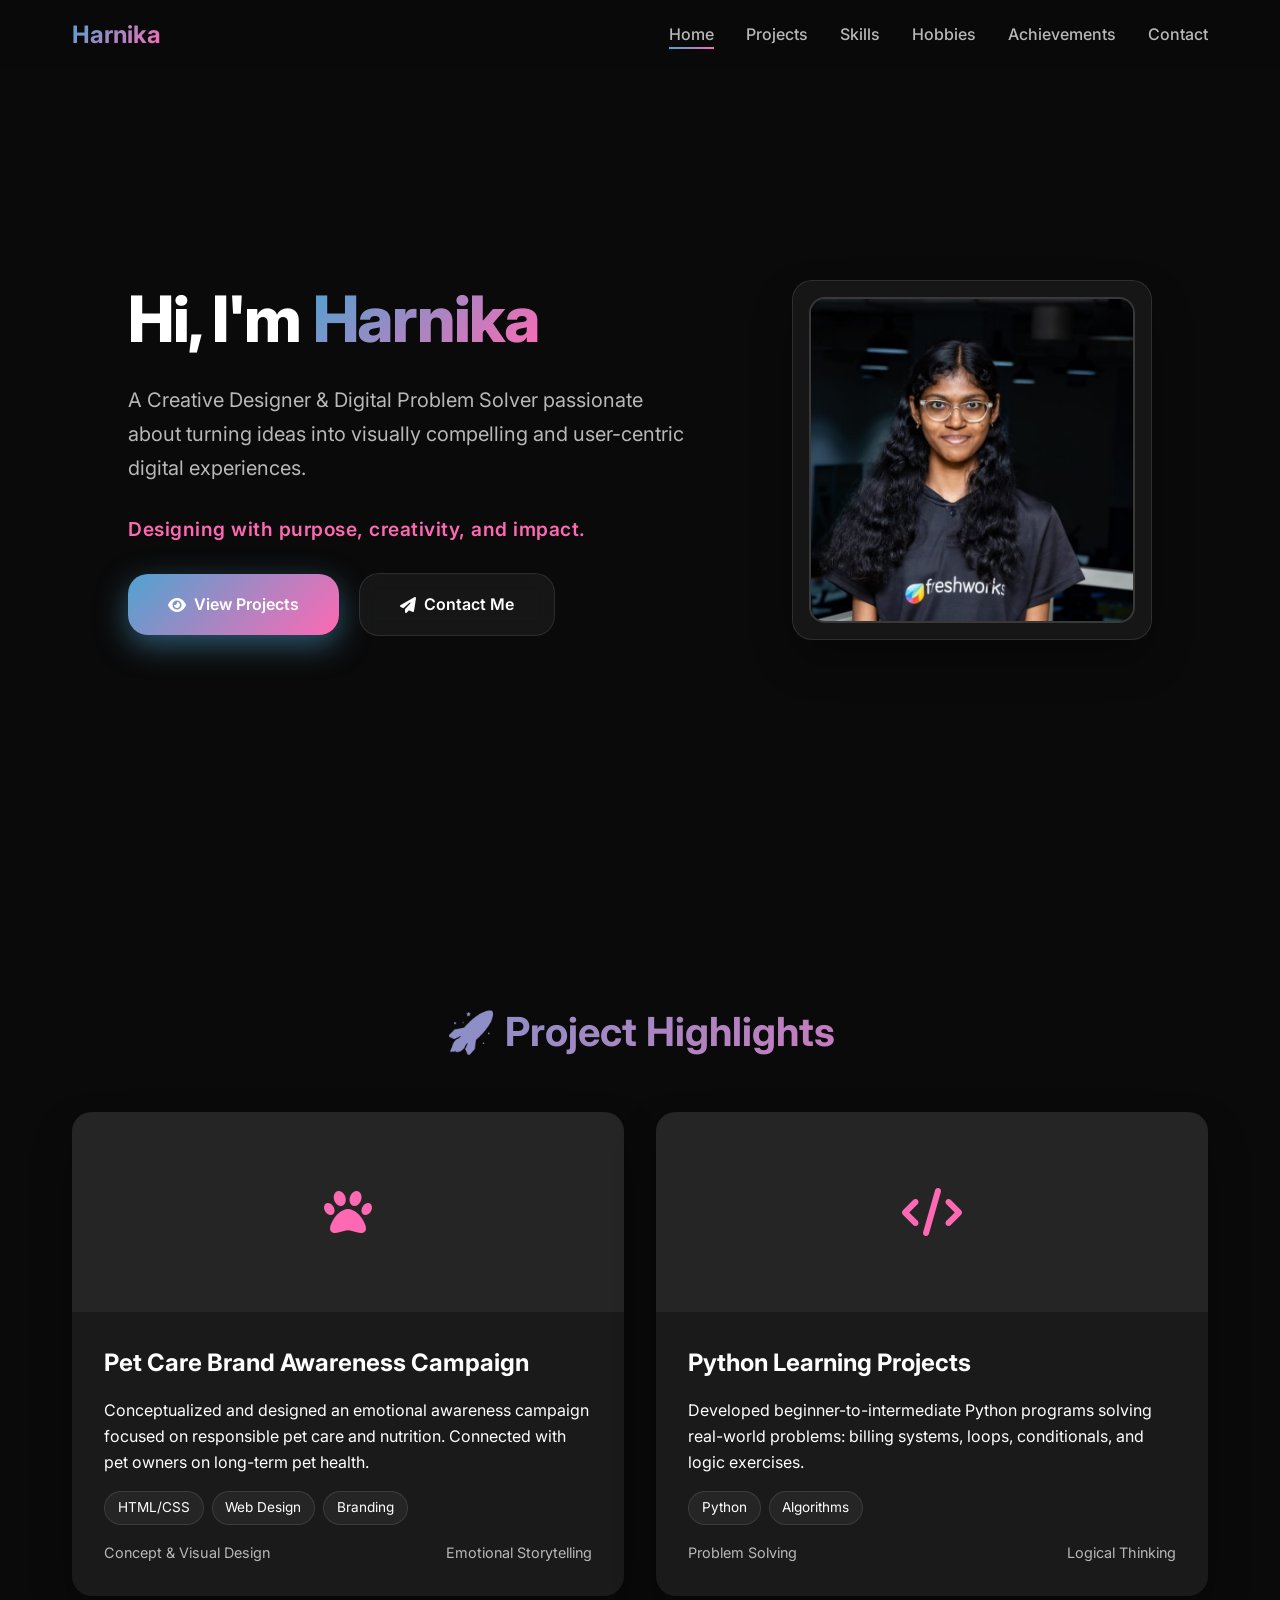
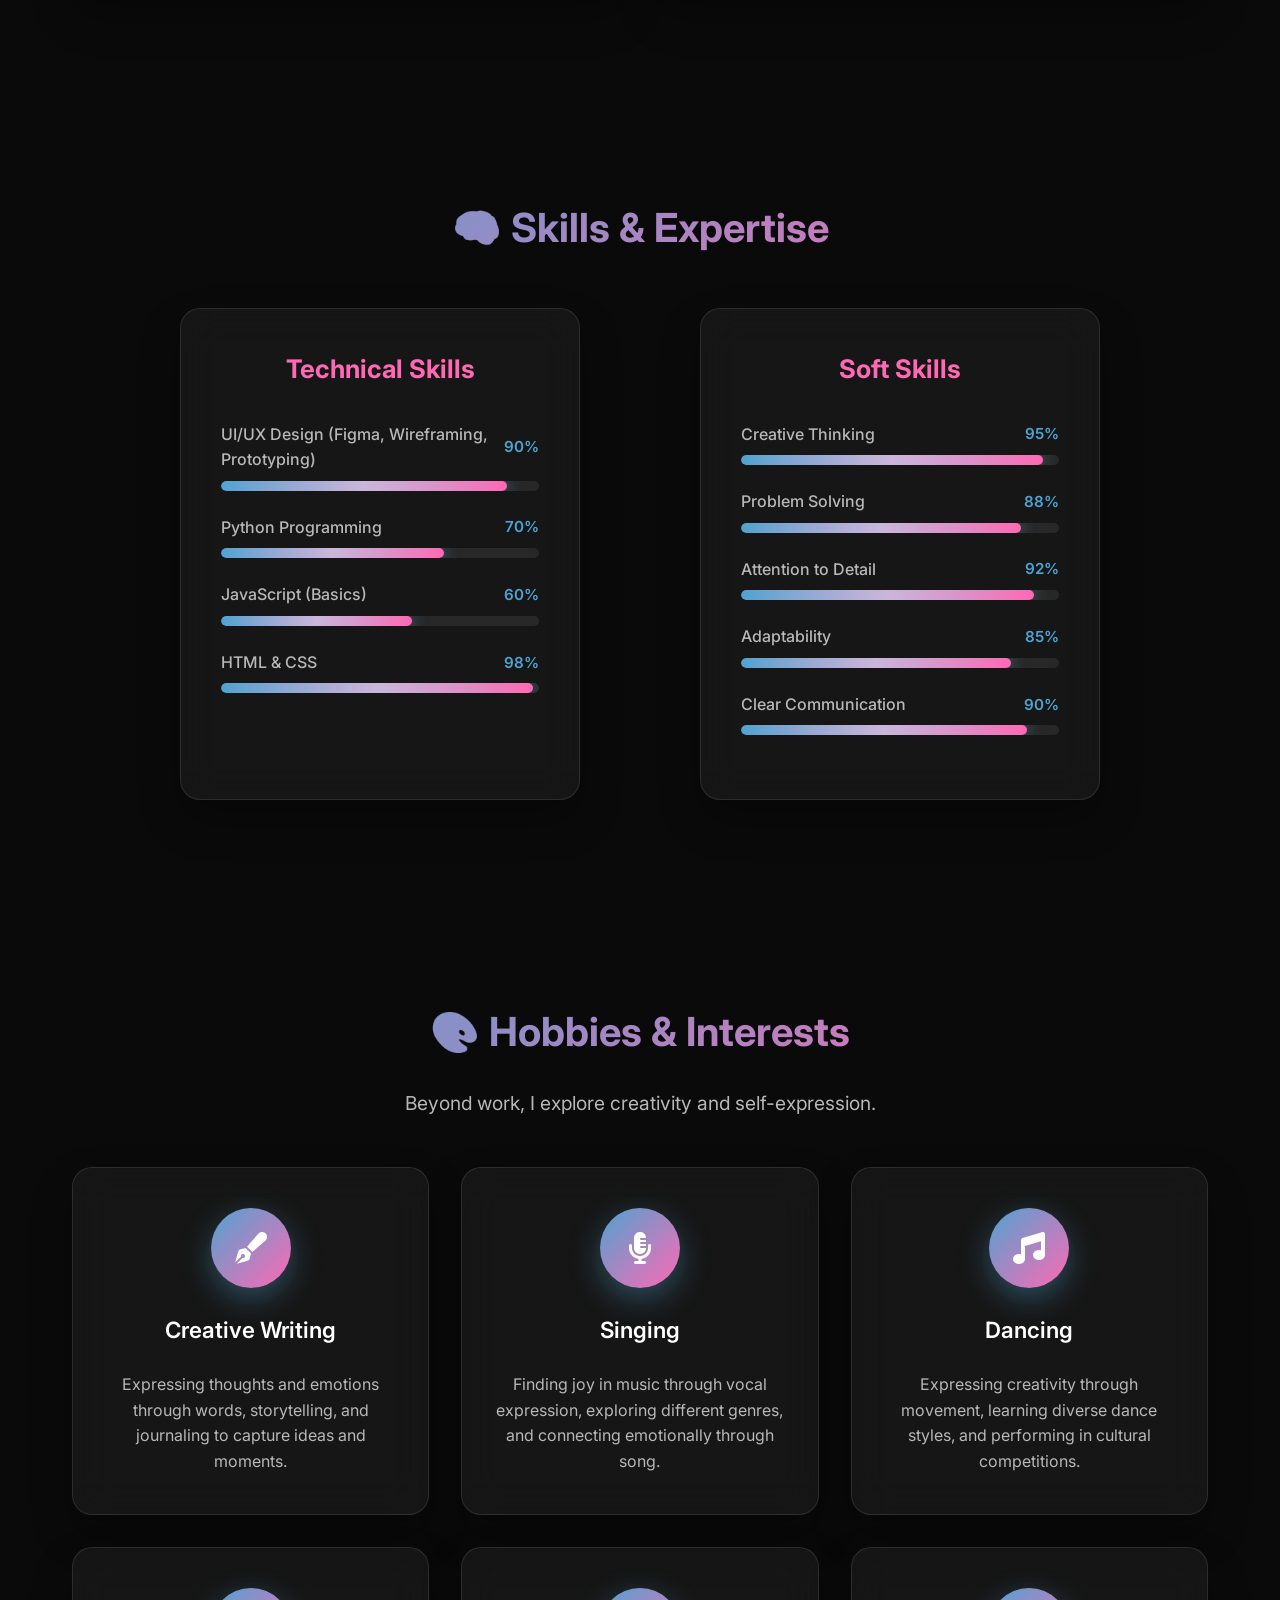
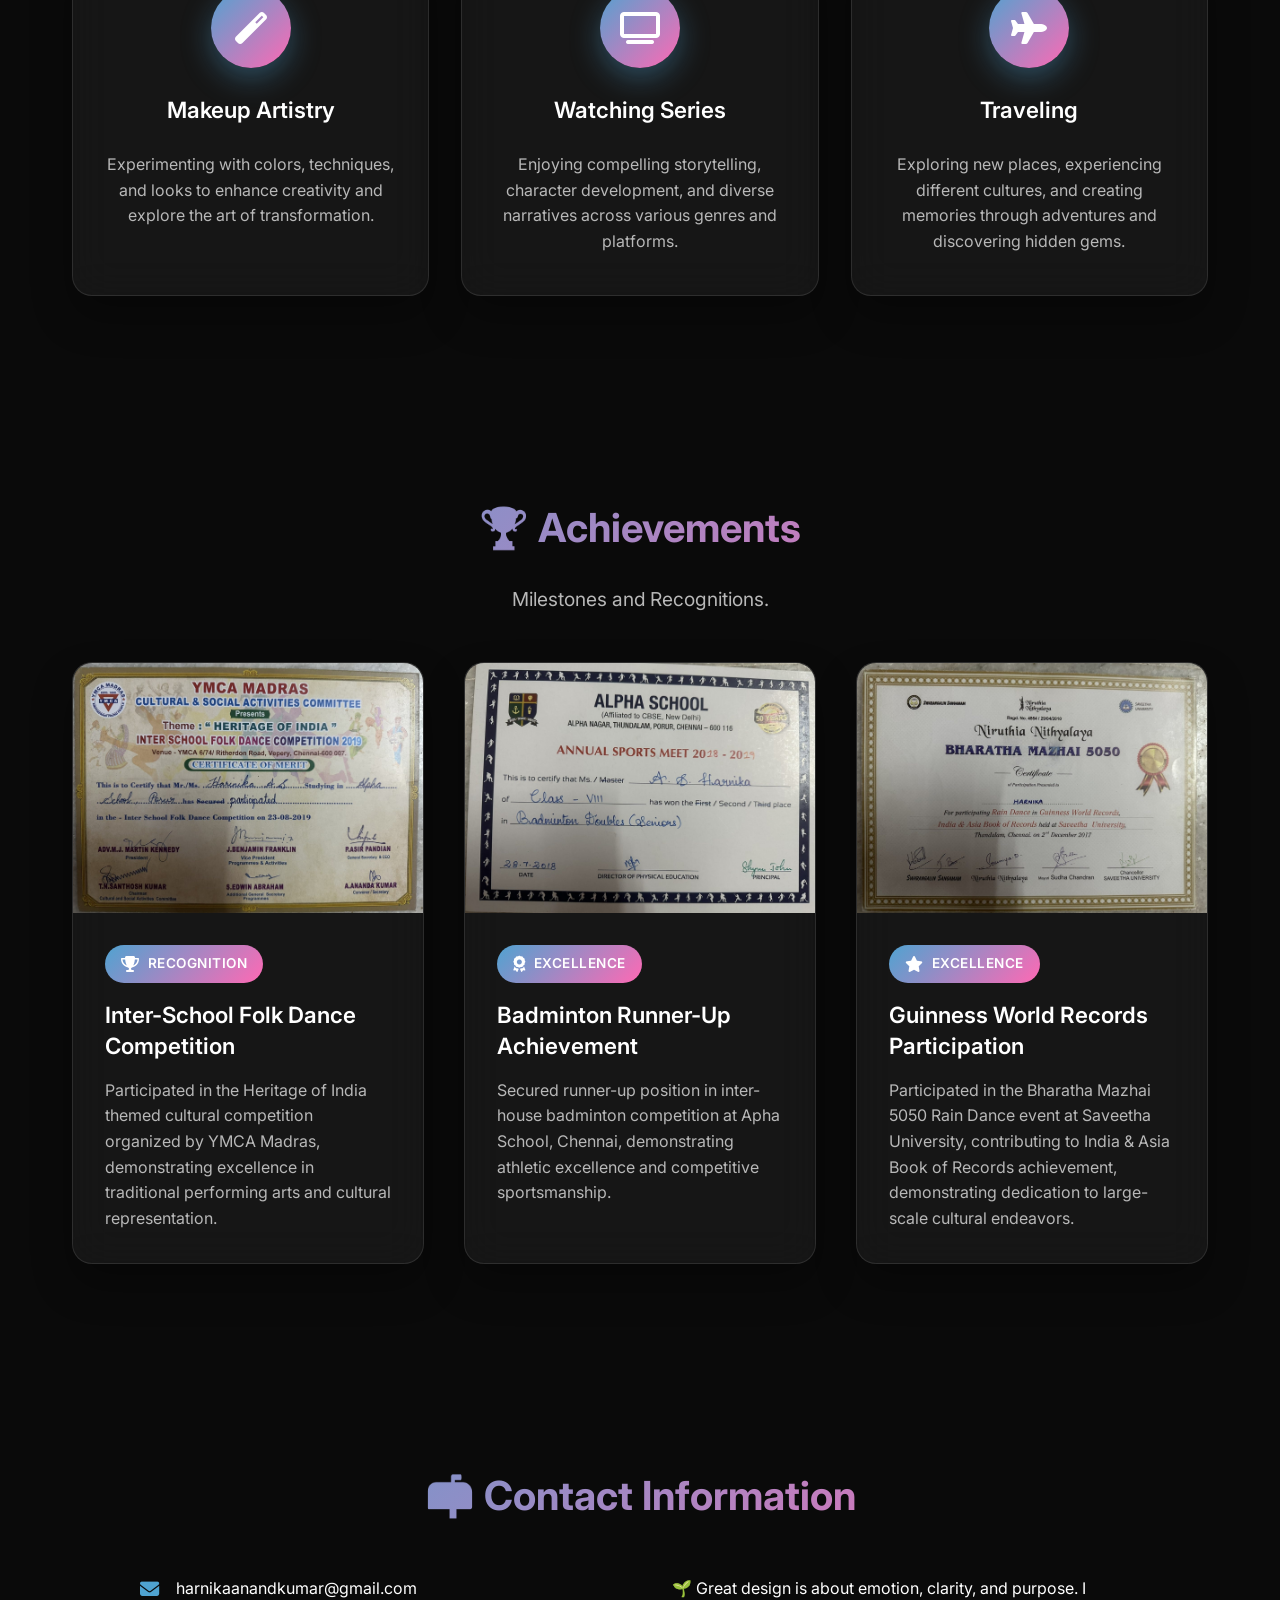
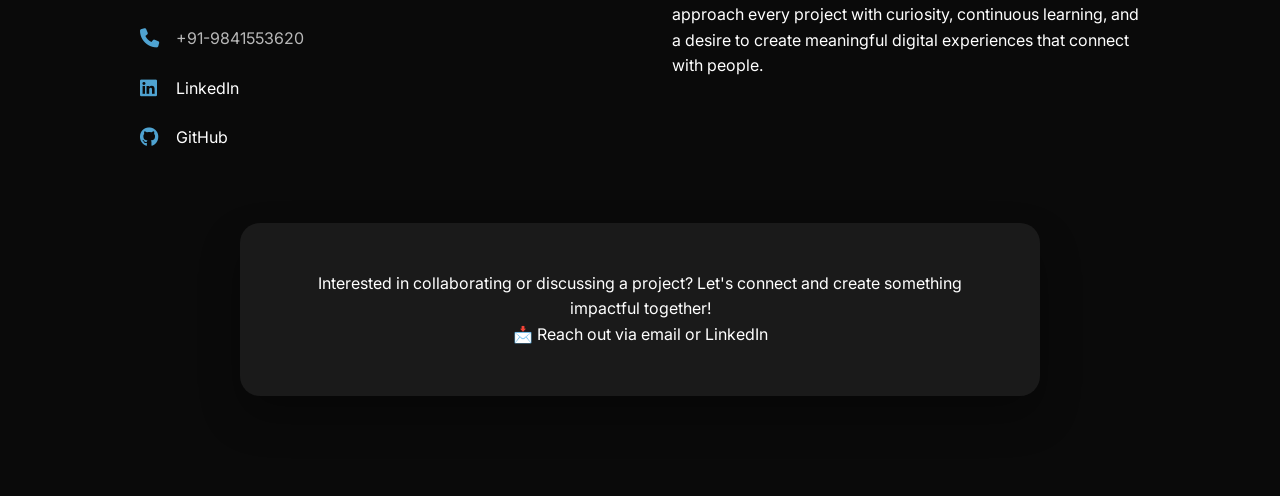
<file: index.html>
<!DOCTYPE html>
<html lang="en">
<head>
    <meta charset="UTF-8">
    <meta name="viewport" content="width=device-width, initial-scale=1.0">
    <title>Harnika - Creative Designer & Digital Problem Solver</title>
    <link rel="stylesheet" href="css/styles.css">
    <link href="https://fonts.googleapis.com/css2?family=Inter:wght@300;400;500;600;700&display=swap" rel="stylesheet">
    <link rel="stylesheet" href="https://cdnjs.cloudflare.com/ajax/libs/font-awesome/6.4.0/css/all.min.css">
</head>
<body>
    <!-- NAVBAR -->
    <nav class="navbar">
        <div class="nav-container">
            <div class="logo">Harnika</div>

            <ul class="nav-links">
                <li><a href="#hero" class="nav-link active">Home</a></li>
                <li><a href="#projects" class="nav-link">Projects</a></li>
                <li><a href="#skills" class="nav-link">Skills</a></li>
                <li><a href="#hobbies" class="nav-link">Hobbies</a></li>
                <li><a href="#achievements" class="nav-link">Achievements</a></li>
                <li><a href="#contact" class="nav-link">Contact</a></li>
            </ul>

            <div class="hamburger">
                <span></span>
                <span></span>
                <span></span>
            </div>
        </div>
    </nav>

    <!-- HERO -->
    <section id="hero" class="hero">
        <div class="hero-content">
            <h1 class="hero-title">Hi, I'm <span class="gradient-text">Harnika</span></h1>
            <p class="hero-subtitle">A Creative Designer & Digital Problem Solver passionate about turning ideas into visually compelling and user-centric digital experiences.</p>
            <p class="tagline">Designing with purpose, creativity, and impact.</p>
            <div class="hero-buttons">
                <a href="#projects" class="btn btn-primary">
                    <i class="fas fa-eye"></i> View Projects
                </a>
                <a href="#contact" class="btn btn-secondary">
                    <i class="fas fa-paper-plane"></i> Contact Me
                </a>
            </div>
        </div>

        <div class="hero-image">
            <div class="profile-card">
                <img src="me.jpeg" alt="Harnika - Creative Designer & Developer" class="profile-img">
            </div>
        </div>
    </section>

    <!-- PROJECTS -->
    <section id="projects" class="section">
        <h2 class="section-title">🚀 Project Highlights</h2>
        <div class="projects-grid">

            <!-- Project 1 -->
            <a href="https://harnika3828.github.io/pet-licks/" class="project-link" target="_blank">
                <div class="project-card">
                    <div class="project-image-placeholder">
                        <i class="fas fa-paw"></i>
                    </div>
                    <div class="project-content">
                        <h3>Pet Care Brand Awareness Campaign</h3>
                        <p>Conceptualized and designed an emotional awareness campaign focused on responsible pet care and nutrition. Connected with pet owners on long-term pet health.</p>
                        <div class="project-tech">
                            <span>HTML/CSS</span>
                            <span>Web Design</span>
                            <span>Branding</span>
                        </div>
                        <div class="project-footer">
                            <span>Concept & Visual Design</span>
                            <span>Emotional Storytelling</span>
                        </div>
                    </div>
                </div>
            </a>

            <!-- Project 2 -->
            <a href="#" class="project-link" target="_blank">
                <div class="project-card">
                    <div class="project-image-placeholder">
                        <i class="fas fa-code"></i>
                    </div>
                    <div class="project-content">
                        <h3>Python Learning Projects</h3>
                        <p>Developed beginner-to-intermediate Python programs solving real-world problems: billing systems, loops, conditionals, and logic exercises.</p>
                        <div class="project-tech">
                            <span>Python</span>
                            <span>Algorithms</span>
                        </div>
                        <div class="project-footer">
                            <span>Problem Solving</span>
                            <span>Logical Thinking</span>
                        </div>
                    </div>
                </div>
            </a>

        </div>
    </section>

    <!-- SKILLS -->
    <section id="skills" class="section">
        <h2 class="section-title">🧠 Skills & Expertise</h2>

        <div class="skills-grid">
            <div class="skills-column">
                <h3>Technical Skills</h3>
                <ul>
                    <li>
                        <div class="skill-item">
                            <span class="skill-name">UI/UX Design (Figma, Wireframing, Prototyping)</span>
                            <span class="skill-percent">90%</span>
                        </div>
                        <div class="skill-bar">
                            <div class="skill-progress" style="--skill-percent: 90%;"></div>
                        </div>
                    </li>

                    <li>
                        <div class="skill-item">
                            <span class="skill-name">Python Programming</span>
                            <span class="skill-percent">70%</span>
                        </div>
                        <div class="skill-bar">
                            <div class="skill-progress" style="--skill-percent: 70%;"></div>
                        </div>
                    </li>

                    <li>
                        <div class="skill-item">
                            <span class="skill-name">JavaScript (Basics)</span>
                            <span class="skill-percent">60%</span>
                        </div>
                        <div class="skill-bar">
                            <div class="skill-progress" style="--skill-percent: 60%;"></div>
                        </div>
                    </li>

                    <li>
                        <div class="skill-item">
                            <span class="skill-name">HTML & CSS</span>
                            <span class="skill-percent">98%</span>
                        </div>
                        <div class="skill-bar">
                            <div class="skill-progress" style="--skill-percent: 98%;"></div>
                        </div>
                    </li>
                </ul>
            </div>

            <div class="skills-column">
                <h3>Soft Skills</h3>
                <ul>
                    <li>
                        <div class="skill-item">
                            <span class="skill-name">Creative Thinking</span>
                            <span class="skill-percent">95%</span>
                        </div>
                        <div class="skill-bar">
                            <div class="skill-progress" style="--skill-percent: 95%;"></div>
                        </div>
                    </li>

                    <li>
                        <div class="skill-item">
                            <span class="skill-name">Problem Solving</span>
                            <span class="skill-percent">88%</span>
                        </div>
                        <div class="skill-bar">
                            <div class="skill-progress" style="--skill-percent: 88%;"></div>
                        </div>
                    </li>

                    <li>
                        <div class="skill-item">
                            <span class="skill-name">Attention to Detail</span>
                            <span class="skill-percent">92%</span>
                        </div>
                        <div class="skill-bar">
                            <div class="skill-progress" style="--skill-percent: 92%;"></div>
                        </div>
                    </li>

                    <li>
                        <div class="skill-item">
                            <span class="skill-name">Adaptability</span>
                            <span class="skill-percent">85%</span>
                        </div>
                        <div class="skill-bar">
                            <div class="skill-progress" style="--skill-percent: 85%;"></div>
                        </div>
                    </li>

                    <li>
                        <div class="skill-item">
                            <span class="skill-name">Clear Communication</span>
                            <span class="skill-percent">90%</span>
                        </div>
                        <div class="skill-bar">
                            <div class="skill-progress" style="--skill-percent: 90%;"></div>
                        </div>
                    </li>
                </ul>
            </div>
        </div>
    </section>

    <!-- HOBBIES -->
    <section id="hobbies" class="section">
        <h2 class="section-title">🎨 Hobbies & Interests</h2>
        <p class="hobbies-subtitle">Beyond work, I explore creativity and self-expression.</p>

        <div class="hobbies-grid">
            <div class="hobby-card">
                <div class="hobby-icon">
                    <i class="fas fa-pen-fancy"></i>
                </div>
                <h3>Creative Writing</h3>
                <p>Expressing thoughts and emotions through words, storytelling, and journaling to capture ideas and moments.</p>
            </div>

            <div class="hobby-card">
                <div class="hobby-icon">
                    <i class="fas fa-microphone-alt"></i>
                </div>
                <h3>Singing</h3>
                <p>Finding joy in music through vocal expression, exploring different genres, and connecting emotionally through song.</p>
            </div>

            <div class="hobby-card">
                <div class="hobby-icon">
                    <i class="fas fa-music"></i>
                </div>
                <h3>Dancing</h3>
                <p>Expressing creativity through movement, learning diverse dance styles, and performing in cultural competitions.</p>
            </div>

            <div class="hobby-card">
                <div class="hobby-icon">
                    <i class="fas fa-magic"></i>
                </div>
                <h3>Makeup Artistry</h3>
                <p>Experimenting with colors, techniques, and looks to enhance creativity and explore the art of transformation.</p>
            </div>

            <div class="hobby-card">
                <div class="hobby-icon">
                    <i class="fas fa-tv"></i>
                </div>
                <h3>Watching Series</h3>
                <p>Enjoying compelling storytelling, character development, and diverse narratives across various genres and platforms.</p>
            </div>

            <div class="hobby-card">
                <div class="hobby-icon">
                    <i class="fas fa-plane"></i>
                </div>
                <h3>Traveling</h3>
                <p>Exploring new places, experiencing different cultures, and creating memories through adventures and discovering hidden gems.</p>
            </div>
        </div>
    </section>

    <!-- ACHIEVEMENTS -->
    <section id="achievements" class="section">
        <h2 class="section-title">🏆 Achievements</h2>
        <p class="achievements-subtitle">Milestones and Recognitions.</p>

        <div class="achievements-grid">
            <div class="achievement-card">
                <div class="achievement-image">
                    <img src="folk.jpeg" alt="YMCA Folk Dance Competition Certificate">
                </div>
                <div class="achievement-content">
                    <div class="achievement-badge">
                        <i class="fas fa-trophy"></i>
                        <span>RECOGNITION</span>
                    </div>
                    <h3>Inter-School Folk Dance Competition</h3>
                    <p>Participated in the Heritage of India themed cultural competition organized by YMCA Madras, demonstrating excellence in traditional performing arts and cultural representation.</p>
                </div>
            </div>

            <div class="achievement-card">
                <div class="achievement-image">
                    <img src="Sports.jpeg" alt="Madha Public School Badminton Certificate">
                </div>
                <div class="achievement-content">
                    <div class="achievement-badge">
                        <i class="fas fa-award"></i>
                        <span>EXCELLENCE</span>
                    </div>
                    <h3>Badminton Runner-Up Achievement</h3>
                    <p>Secured runner-up position in inter-house badminton competition at Apha School, Chennai, demonstrating athletic excellence and competitive sportsmanship.</p>
                </div>
            </div>

            <div class="achievement-card">
                <div class="achievement-image">
                    <img src="world.jpeg" alt="Guinness World Record Certificate">
                </div>
                <div class="achievement-content">
                    <div class="achievement-badge">
                        <i class="fas fa-star"></i>
                        <span>EXCELLENCE</span>
                    </div>
                    <h3>Guinness World Records Participation</h3>
                    <p>Participated in the Bharatha Mazhai 5050 Rain Dance event at Saveetha University, contributing to India & Asia Book of Records achievement, demonstrating dedication to large-scale cultural endeavors.</p>
                </div>
            </div>
        </div>
    </section>

    <!-- CONTACT -->
    <section id="contact" class="section">
        <h2 class="section-title">📬 Contact Information</h2>
        <div class="contact-content">
            <div class="contact-info">
                <div class="contact-item">
                    <i class="fas fa-envelope"></i>
                    <a href="mailto:harnikaanandkumar@gmail.com">harnikaanandkumar@gmail.com</a>
                </div>

                <div class="contact-item">
                    <i class="fas fa-phone"></i>
                    <span>+91-9841553620</span>
                </div>

                <div class="contact-item">
                    <i class="fab fa-linkedin"></i>
                    <a href="https://www.linkedin.com/in/harnika-anand-kumar-22ab51374" target="_blank">LinkedIn</a>
                </div>

                <div class="contact-item">
                    <i class="fab fa-github"></i>
                    <a href="https://github.com/harnika3828" target="_blank">GitHub</a>
                </div>
            </div>

            <div class="personal-statement">
                <p>🌱 Great design is about emotion, clarity, and purpose. I approach every project with curiosity, continuous learning, and a desire to create meaningful digital experiences that connect with people.</p>
            </div>
        </div>

        <div class="cta">
            <p>Interested in collaborating or discussing a project? Let's connect and create something impactful together!</p>
            <p>📩 Reach out via email or LinkedIn</p>
        </div>
    </section>

    <script src="js/script.js"></script>
</body>
</html>
</file>
<file: css/styles.css>
:root {
    --bg-primary: #0a0a0a;
    --bg-secondary: #1a1a1a;
    --bg-tertiary: #252525;
    --text-primary: #ffffff;
    --text-secondary: #b8b8b8;
    --accent-primary: linear-gradient(135deg, #4FA3D1 0%, #FF69B4 100%);
    --accent-secondary: #FF69B4;
    --accent-blue: #4FA3D1;
    --glass-bg: rgba(255, 255, 255, 0.05);
    --glass-border: rgba(255, 255, 255, 0.1);
    --shadow: 0 20px 40px rgba(0, 0, 0, 0.3);
    --shadow-hover: 0 30px 60px rgba(0, 0, 0, 0.4);
    --radius: 20px;
    --transition: all 0.4s cubic-bezier(0.175, 0.885, 0.32, 1.275);
}

* {
    margin: 0;
    padding: 0;
    box-sizing: border-box;
}

body {
    font-family: 'Inter', sans-serif;
    background: var(--bg-primary);
    color: var(--text-primary);
    line-height: 1.6;
    overflow-x: hidden;
}

/* NAVBAR */
.navbar {
    position: fixed;
    top: 0;
    width: 100%;
    background: rgba(10, 10, 10, 0.95);
    backdrop-filter: blur(20px);
    z-index: 1000;
    padding: 1rem 0;
}

.nav-container {
    max-width: 1200px;
    margin: 0 auto;
    padding: 0 2rem;
    display: flex;
    justify-content: space-between;
    align-items: center;
}

.logo {
    font-size: 1.5rem;
    font-weight: 700;
    background: var(--accent-primary);
    -webkit-background-clip: text;
    -webkit-text-fill-color: transparent;
    background-clip: text;
}

.nav-links {
    display: flex;
    list-style: none;
    gap: 2rem;
}

.nav-link {
    color: var(--text-secondary);
    text-decoration: none;
    font-weight: 500;
    position: relative;
    transition: var(--transition);
}

.nav-link::after {
    content: '';
    position: absolute;
    bottom: -5px;
    left: 0;
    width: 0;
    height: 2px;
    background: var(--accent-primary);
    transition: var(--transition);
}

.nav-link:hover::after,
.nav-link.active::after {
    width: 100%;
}

.nav-link:hover {
    color: var(--text-primary);
}

.hamburger {
    display: none;
    flex-direction: column;
    cursor: pointer;
    gap: 4px;
}

.hamburger span {
    width: 25px;
    height: 3px;
    background: var(--text-primary);
    transition: var(--transition);
}

/* SECTIONS */
.section {
    padding: 100px 2rem;
    max-width: 1200px;
    margin: 0 auto;
}

.section-title {
    font-size: clamp(2rem, 5vw, 2.5rem);
    text-align: center;
    margin-bottom: 3rem;
    background: var(--accent-primary);
    -webkit-background-clip: text;
    -webkit-text-fill-color: transparent;
    background-clip: text;
}

/* HERO */
.hero {
    min-height: 100vh;
    max-width: 1400px;
    margin: 0 auto;
    display: flex;
    align-items: center;
    justify-content: center;
    gap: clamp(2rem, 5vw, 6rem);
    padding: 120px 2rem 100px;
    position: relative;
}

.hero-content {
    flex: 1;
    max-width: 600px;
    display: flex;
    flex-direction: column;
    justify-content: center;
    gap: clamp(1rem, 2.5vw, 1.8rem);
    padding-right: clamp(1rem, 3vw, 3rem);
}

.hero-image {
    flex-shrink: 0;
    display: flex;
    justify-content: center;
    align-items: center;
}

.hero-title {
    font-size: clamp(2.5rem, 5vw, 4.5rem);
    font-weight: 800;
    line-height: 1.1;
    letter-spacing: -0.02em;
}

.gradient-text {
    background: var(--accent-primary);
    -webkit-background-clip: text;
    -webkit-text-fill-color: transparent;
    background-clip: text;
}

.hero-subtitle {
    font-size: 1.25rem;
    color: var(--text-secondary);
    line-height: 1.7;
    font-weight: 400;
}

.tagline {
    font-size: 1.2rem;
    font-weight: 600;
    color: var(--accent-secondary);
    letter-spacing: 0.5px;
}

.hero-buttons {
    display: flex;
    gap: 1.25rem;
    flex-wrap: wrap;
    align-items: center;
}

.btn {
    padding: 1.1rem 2.5rem;
    border-radius: var(--radius);
    text-decoration: none;
    font-weight: 600;
    transition: var(--transition);
    display: inline-flex;
    align-items: center;
    gap: 0.5rem;
}

.btn-primary {
    background: var(--accent-primary);
    color: white;
    box-shadow: 0 10px 30px rgba(79, 163, 209, 0.5);
}

.btn-primary:hover {
    transform: translateY(-3px);
    box-shadow: 0 15px 40px rgba(79, 163, 209, 0.7);
}

.btn-secondary {
    background: var(--glass-bg);
    border: 1px solid var(--glass-border);
    color: var(--text-primary);
    backdrop-filter: blur(10px);
}

.btn-secondary:hover {
    background: rgba(255,255,255,0.1);
    transform: translateY(-2px);
}

.profile-card {
    width: clamp(280px, 30vw, 360px);
    height: clamp(280px, 30vw, 360px);
    background: var(--glass-bg);
    border: 1px solid var(--glass-border);
    border-radius: var(--radius);
    padding: 1rem;
    display: flex;
    align-items: center;
    justify-content: center;
    box-shadow: var(--shadow);
    transition: var(--transition);
    animation: float 6s ease-in-out infinite;
    position: relative;
}

.profile-img {
    width: 100%;
    height: 100%;
    object-fit: cover;
    border-radius: 16px;
    border: 2px solid rgba(255,255,255,0.15);
}

.profile-card:hover {
    transform: scale(1.05) translateY(-10px);
    box-shadow: var(--shadow-hover);
}

@keyframes float {
    0%, 100% { transform: translateY(0); }
    50% { transform: translateY(-20px); }
}

/* PROJECTS */
.projects-grid {
    display: grid;
    grid-template-columns: repeat(auto-fit, minmax(350px, 1fr));
    gap: 2rem;
}

.project-link {
    text-decoration: none;
    color: inherit;
    display: block;
}

.project-card {
    background: var(--bg-secondary);
    border-radius: var(--radius);
    overflow: hidden;
    box-shadow: var(--shadow);
    transition: var(--transition);
    cursor: pointer;
}

.project-link:hover .project-card {
    transform: translateY(-10px);
    box-shadow: var(--shadow-hover);
}

.project-image-placeholder {
    height: 200px;
    background: var(--bg-tertiary);
    display: flex;
    align-items: center;
    justify-content: center;
    font-size: 3rem;
    color: var(--accent-secondary);
}

.project-content {
    padding: 2rem;
}

.project-content h3 {
    font-size: 1.5rem;
    margin-bottom: 1rem;
}

.project-tech {
    display: flex;
    flex-wrap: wrap;
    gap: 0.5rem;
    margin: 1rem 0;
}

.project-tech span {
    background: var(--glass-bg);
    padding: 0.3rem 0.8rem;
    border-radius: 20px;
    font-size: 0.85rem;
    border: 1px solid var(--glass-border);
}

.project-footer {
    display: flex;
    justify-content: space-between;
    font-size: 0.9rem;
    color: var(--text-secondary);
}

/* SKILLS */
.skills-grid {
    display: grid;
    grid-template-columns: repeat(auto-fit, minmax(320px, 1fr));
    gap: 2.5rem;
    max-width: 1000px;
    margin: 3rem auto 0;
    justify-items: center;
}

.skills-column {
    background: var(--glass-bg);
    backdrop-filter: blur(20px);
    border: 1px solid var(--glass-border);
    border-radius: var(--radius);
    padding: 2.5rem;
    width: 100%;
    max-width: 400px;
    box-shadow: var(--shadow);
    transition: var(--transition);
    text-align: center;
}

.skills-column:hover {
    transform: translateY(-8px);
    box-shadow: var(--shadow-hover);
}

.skills-column h3 {
    color: var(--accent-secondary);
    font-size: 1.6rem;
    margin-bottom: 2rem;
    font-weight: 700;
}

.skills-column ul {
    list-style: none;
    padding: 0;
    text-align: left;
}

.skills-column li {
    position: relative;
    padding: 0;
    margin-bottom: 1.5rem;
    background: transparent;
    border-radius: 0;
    border-left: none;
}

.skills-column li::before {
    display: none;
}

.skill-item {
    display: flex;
    justify-content: space-between;
    align-items: center;
    margin-bottom: 0.5rem;
}

.skill-name {
    font-size: 1rem;
    font-weight: 500;
    color: var(--text-secondary);
}

.skill-percent {
    font-size: 0.95rem;
    font-weight: 600;
    color: var(--accent-blue);
}

.skill-bar {
    width: 100%;
    height: 10px;
    background: rgba(255, 255, 255, 0.08);
    border-radius: 10px;
    overflow: hidden;
    position: relative;
}

.skill-progress {
    height: 100%;
    width: var(--skill-percent);
    background: linear-gradient(90deg, #4FA3D1 0%, #FF69B4 100%);
    border-radius: 10px;
    position: relative;
    animation: fillBar 1.5s ease-out forwards;
    box-shadow: 0 0 15px rgba(79, 163, 209, 0.7);
}

.skill-progress::after {
    content: '';
    position: absolute;
    top: 0;
    left: 0;
    bottom: 0;
    right: 0;
    background: linear-gradient(90deg, transparent, rgba(255,255,255,0.4), transparent);
    animation: shimmer 2s infinite;
}

@keyframes fillBar {
    from { width: 0%; opacity: 0; }
    to { width: var(--skill-percent); opacity: 1; }
}

@keyframes shimmer {
    0% { transform: translateX(-100%); }
    100% { transform: translateX(100%); }
}

.skills-column li:hover .skill-name {
    color: var(--text-primary);
}

.skills-column li:hover .skill-progress {
    box-shadow: 0 0 25px rgba(79, 163, 209, 1), 0 0 35px rgba(255, 105, 180, 0.8);
}

/* HOBBIES */
.hobbies-subtitle {
    text-align: center;
    color: var(--text-secondary);
    font-size: 1.2rem;
    margin-top: -1.5rem;
    margin-bottom: 3rem;
    font-weight: 400;
}

.hobbies-grid {
    display: grid;
    grid-template-columns: repeat(auto-fit, minmax(280px, 1fr));
    gap: 2rem;
    max-width: 1200px;
    margin: 0 auto;
}

.hobby-card {
    background: var(--glass-bg);
    backdrop-filter: blur(20px);
    border: 1px solid var(--glass-border);
    border-radius: var(--radius);
    padding: 2.5rem 2rem;
    box-shadow: var(--shadow);
    transition: var(--transition);
    cursor: pointer;
    text-align: center;
    display: flex;
    flex-direction: column;
    align-items: center;
    gap: 1rem;
}

.hobby-card:hover {
    transform: translateY(-10px);
    box-shadow: var(--shadow-hover);
    border-color: rgba(79, 163, 209, 0.3);
}

.hobby-icon {
    width: 80px;
    height: 80px;
    background: linear-gradient(135deg, #4FA3D1 0%, #FF69B4 100%);
    border-radius: 50%;
    display: flex;
    align-items: center;
    justify-content: center;
    margin-bottom: 0.5rem;
    box-shadow: 0 10px 30px rgba(79, 163, 209, 0.4);
    transition: var(--transition);
}

.hobby-card:hover .hobby-icon {
    transform: scale(1.1) rotate(5deg);
    box-shadow: 0 15px 40px rgba(79, 163, 209, 0.6);
}

.hobby-icon i {
    font-size: 2rem;
    color: white;
}

.hobby-card h3 {
    font-size: 1.4rem;
    color: var(--text-primary);
    margin-bottom: 0.5rem;
    font-weight: 600;
}

.hobby-card p {
    color: var(--text-secondary);
    font-size: 1rem;
    line-height: 1.6;
    text-align: center;
}

/* ACHIEVEMENTS */
.achievements-grid {
    display: grid;
    grid-template-columns: repeat(auto-fit, minmax(320px, 1fr));
    gap: 2.5rem;
    max-width: 1200px;
    margin: 3rem auto 0;
    justify-items: center;
}

.achievements-subtitle {
    text-align: center;
    color: var(--text-secondary);
    font-size: 1.2rem;
    margin-top: -1.5rem;
    margin-bottom: 3rem;
    font-weight: 400;
}

.achievement-card {
    background: var(--glass-bg);
    backdrop-filter: blur(20px);
    border: 1px solid var(--glass-border);
    border-radius: var(--radius);
    overflow: hidden;
    box-shadow: var(--shadow);
    transition: var(--transition);
    cursor: pointer;
    width: 100%;
    max-width: 400px;
}

.achievement-card:hover {
    transform: translateY(-10px);
    box-shadow: var(--shadow-hover);
}

.achievement-image {
    width: 100%;
    height: 250px;
    overflow: hidden;
    position: relative;
}

.achievement-image img {
    width: 100%;
    height: 100%;
    object-fit: cover;
    transition: transform 0.5s ease;
}

.achievement-card:hover .achievement-image img {
    transform: scale(1.1);
}

.achievement-content {
    padding: 2rem;
}

.achievement-badge {
    display: inline-flex;
    align-items: center;
    gap: 0.5rem;
    background: linear-gradient(135deg, #4FA3D1 0%, #FF69B4 100%);
    padding: 0.5rem 1rem;
    border-radius: 20px;
    font-size: 0.85rem;
    font-weight: 600;
    color: white;
    margin-bottom: 1rem;
    text-transform: uppercase;
    letter-spacing: 0.5px;
}

.achievement-badge i {
    font-size: 1rem;
}

.achievement-content h3 {
    font-size: 1.4rem;
    color: #ffffff;
    margin-bottom: 1rem;
    line-height: 1.4;
    font-weight: 600;
}

.achievement-content p {
    color: #b8b8b8;
    font-size: 1rem;
    line-height: 1.6;
}

/* CONTACT */
.contact-content {
    display: grid;
    grid-template-columns: 1fr 1fr;
    gap: 4rem;
    margin-bottom: 3rem;
    max-width: 1000px;
    margin: 0 auto 3rem;
}

.contact-item {
    display: flex;
    align-items: center;
    gap: 1rem;
    margin-bottom: 1.5rem;
    color: var(--text-secondary);
}

.contact-item i {
    font-size: 1.2rem;
    color: var(--accent-blue);
    width: 20px;
}

.contact-item a {
    color: var(--text-primary);
    text-decoration: none;
    transition: color 0.3s ease;
}

.contact-item a:hover {
    color: var(--accent-secondary);
}

.cta {
    text-align: center;
    background: var(--bg-secondary);
    padding: 3rem;
    border-radius: var(--radius);
    box-shadow: var(--shadow);
    max-width: 800px;
    margin: 0 auto;
}

/* RESPONSIVE */
@media (max-width: 768px) {
    .hamburger { display: flex; }
    
    .nav-links {
        position: fixed;
        left: -100%;
        top: 70px;
        flex-direction: column;
        background: rgba(10,10,10,0.98);
        width: 100%;
        text-align: center;
        transition: left 0.3s ease;
        padding: 2rem 0;
        gap: 1.5rem;
    }
    
    .nav-links.active { left: 0; }
    
    .hero {
        flex-direction: column;
        text-align: center;
        gap: clamp(2rem, 8vw, 4rem);
        padding: 100px 1rem 80px;
    }
    
    .hero-content {
        order: 2;
        padding-right: 0;
        max-width: 100%;
    }
    
    .hero-image {
        order: 1;
        width: 100%;
    }
    
    .hero-buttons {
        flex-direction: column;
        align-self: stretch;
    }
    
    .btn {
        justify-content: center;
        padding: 1.2rem 2rem;
    }
    
    .section { padding: 60px 1rem; }
    
    .contact-content { grid-template-columns: 1fr; gap: 2rem; }
    
    .skills-grid, .achievements-grid, .hobbies-grid { 
        grid-template-columns: 1fr; 
    }
    
    .skills-column, .achievement-card { 
        max-width: none; 
    }
    
    .achievement-image {
        height: 200px;
    }
}

@media (max-width: 480px) {
    .hero-title { font-size: clamp(2rem, 10vw, 3rem) !important; }
    .hero-subtitle { font-size: clamp(1.1rem, 4vw, 1.25rem); }
    .profile-card { width: 280px; height: 280px; }
    .projects-grid { grid-template-columns: 1fr; gap: 1.5rem; }
    
    .hobby-card {
        padding: 2rem 1.5rem;
    }
}
</file>
